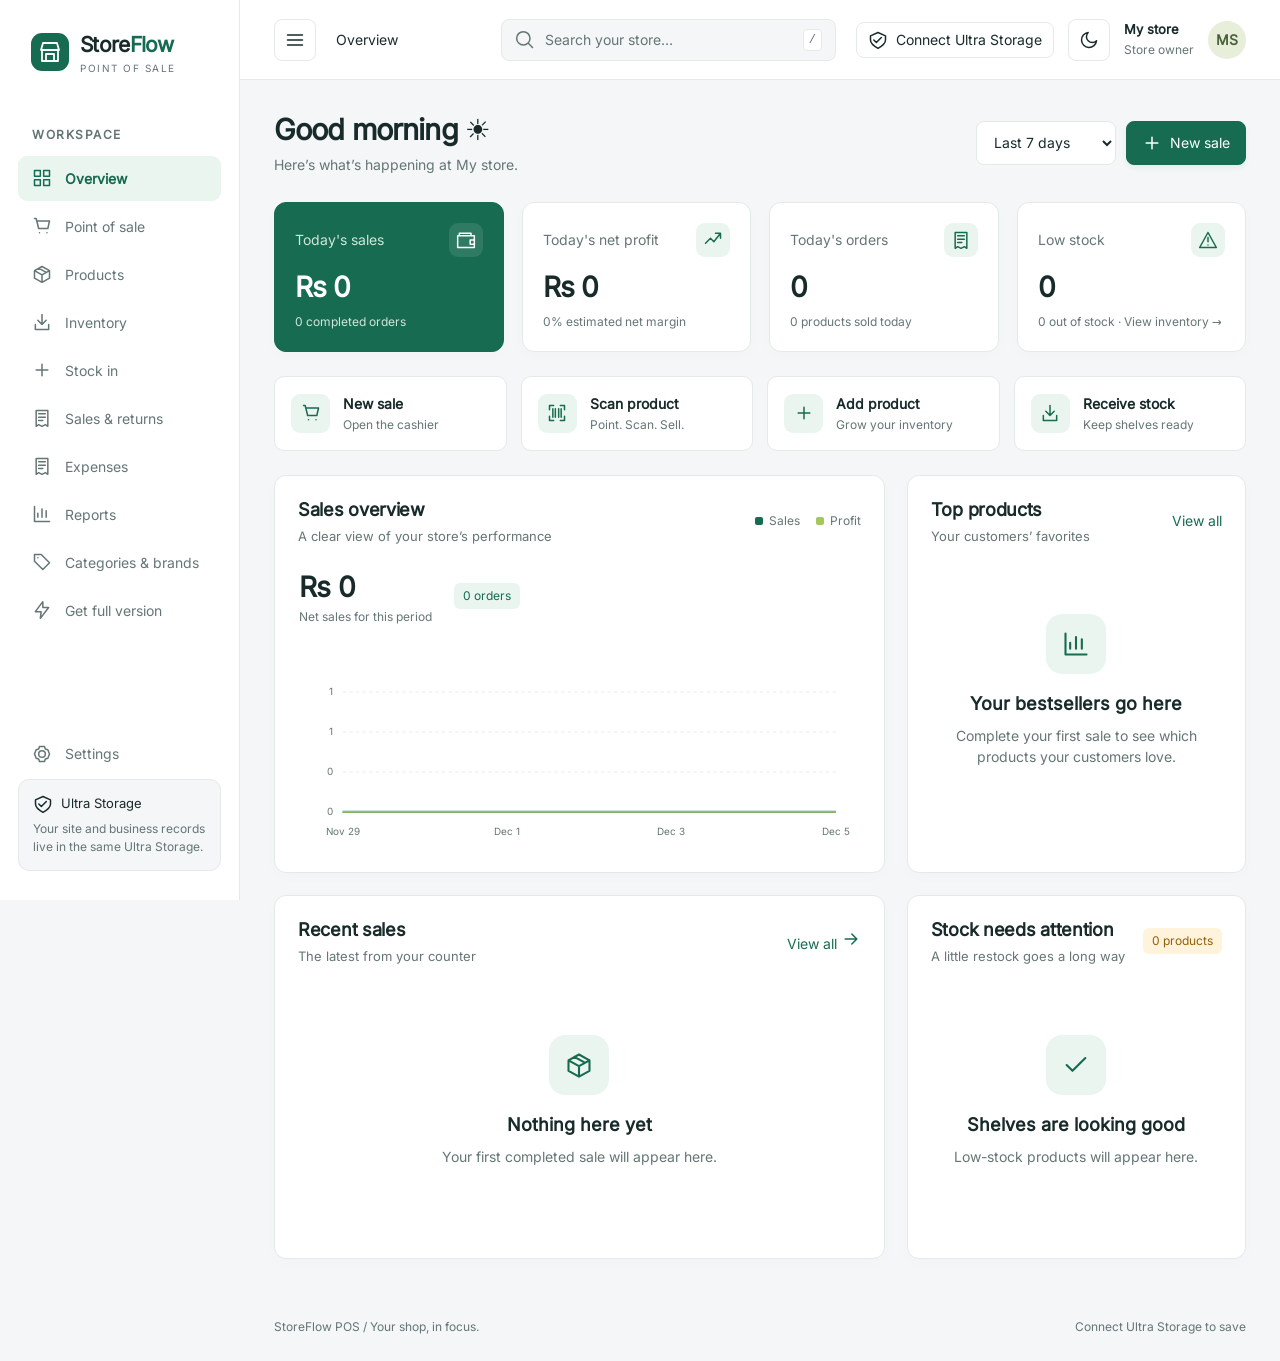
<file: index.html>
<!doctype html>
<html lang="en">
<head>
<meta charset="utf-8"><meta name="viewport" content="width=device-width,initial-scale=1,viewport-fit=cover">
<meta name="theme-color" content="#176b51"><meta name="description" content="StoreFlow POS — sales, stock, and a clearer view of your shop. A point of sale with your website and store records saved together in Ultra Storage.">
<title>StoreFlow POS</title><link rel="icon" href="assets/icons/icon.svg" type="image/svg+xml"><link rel="apple-touch-icon" href="assets/icons/icon-192.png"><link rel="manifest" href="manifest.json"><link rel="stylesheet" href="assets/css/app.css">
</head>
<body>
<a class="skip" href="#main">Skip to content</a>
<aside id="sidebar" class="sidebar" aria-label="Main navigation"></aside>
<div class="workspace"><header id="topbar" class="topbar"></header><div id="demo-banner"></div><main id="main" tabindex="-1"><div class="loading">Opening your shop…</div></main><footer class="page-footer"><span>StoreFlow POS <span class="muted">/</span> Your shop, in focus.</span><span id="connection">Connect Ultra Storage to save</span></footer></div>
<nav id="mobile-nav" class="mobile-nav" aria-label="Mobile navigation"></nav>
<dialog id="dialog" aria-labelledby="dialog-title"><div id="dialog-body"></div></dialog>
<dialog id="scanner" aria-labelledby="scanner-title"></dialog>
<div id="toasts" class="toasts" role="status" aria-live="polite"></div><div id="print-area"></div>
<noscript>This application needs JavaScript enabled to store products and process sales.</noscript>
<script type="module" src="assets/js/app.js?v=4.1.3"></script>
<script>if(location.protocol==='file:')document.getElementById('main').innerHTML='<div class="empty"><h1>Open StoreFlow over HTTPS</h1><p>Upload these static files to your hosting and open the HTTPS address. See START-HERE.html for setup instructions. No PHP or MySQL is required.</p></div>';</script>
</body></html>
</file>
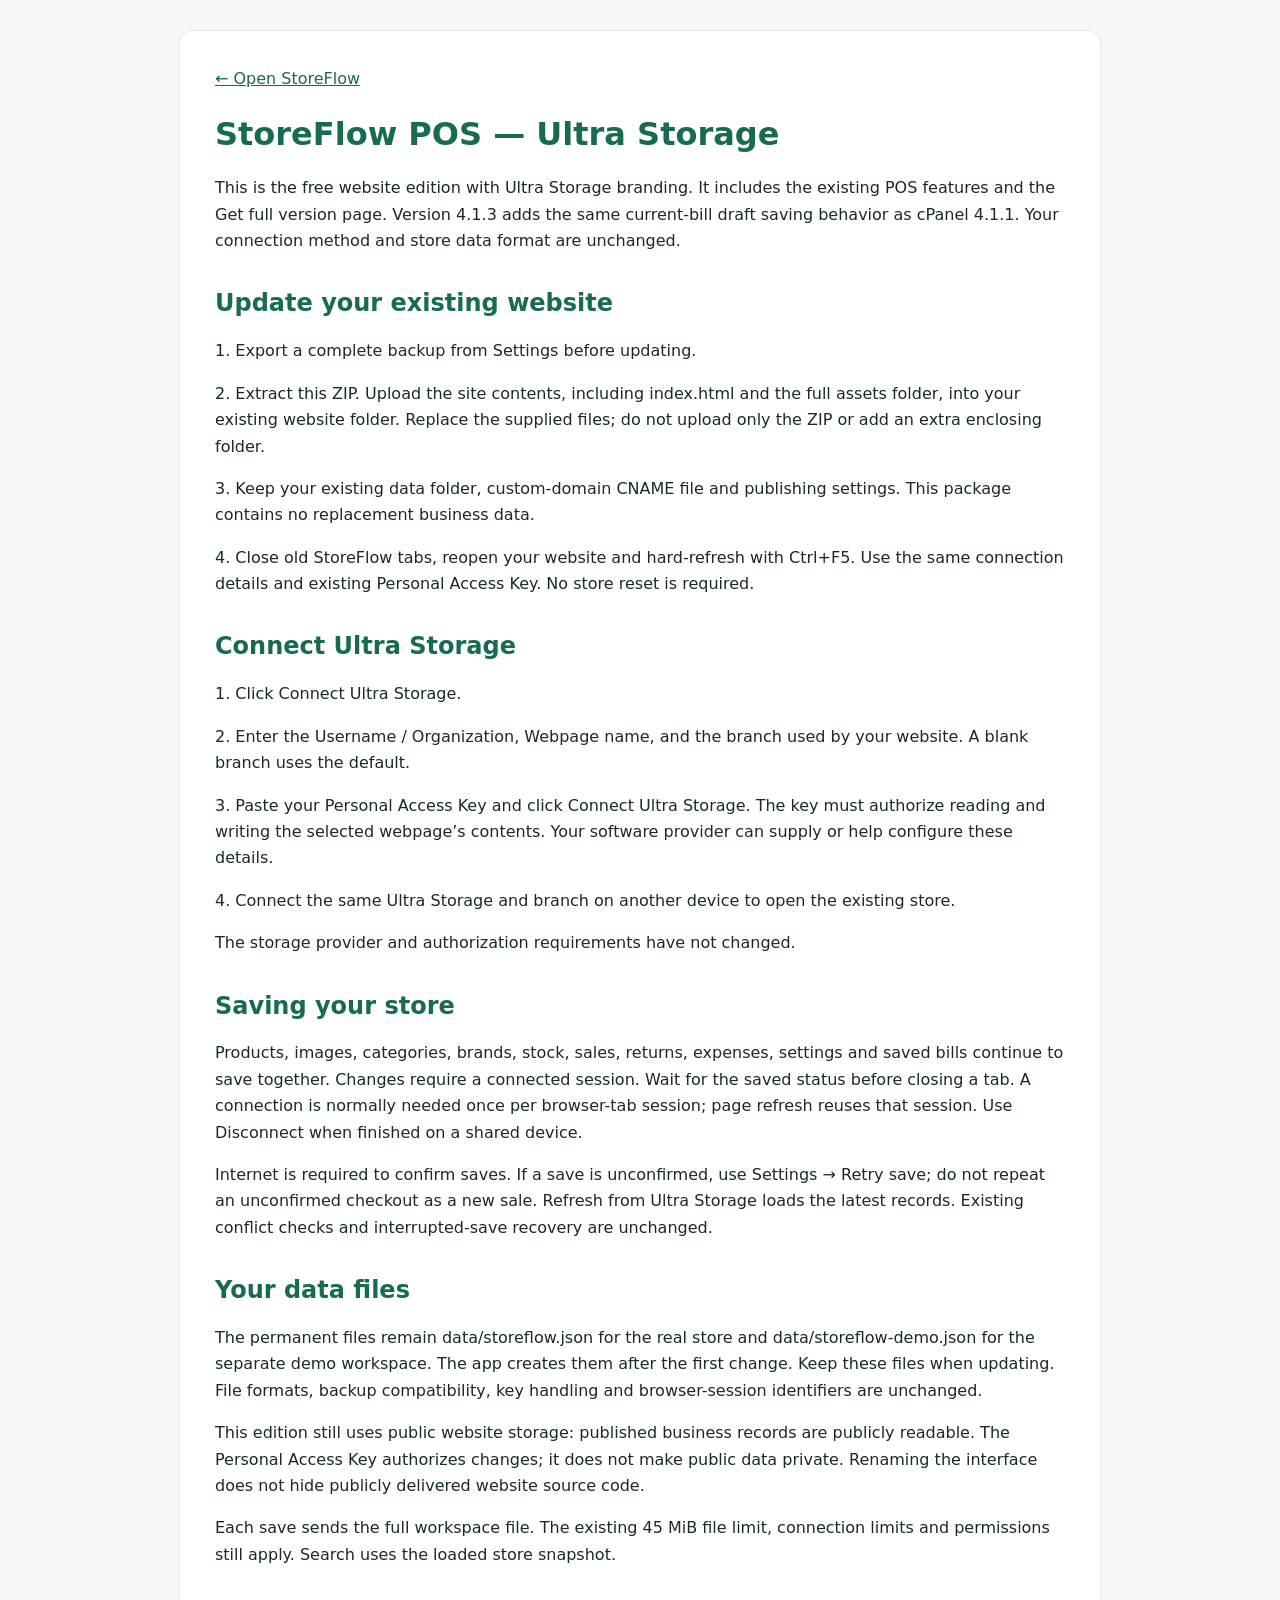
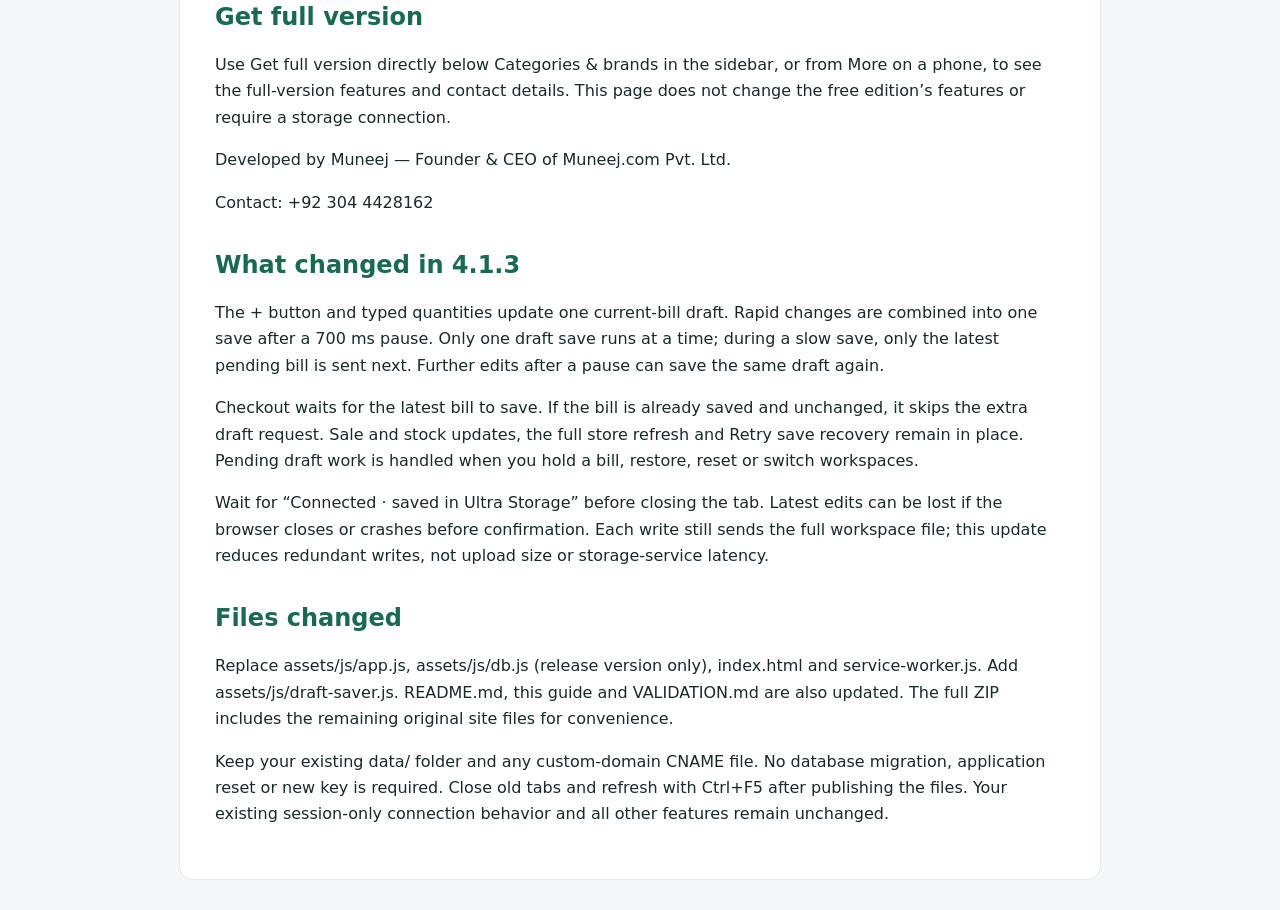
<file: START-HERE.html>
<!doctype html><html lang="en"><head><meta charset="utf-8"><meta name="viewport" content="width=device-width,initial-scale=1"><title>StoreFlow Ultra Storage setup</title><style>body{font:16px/1.65 system-ui,sans-serif;background:#f4f6f8;color:#182a2a;margin:0}main{max-width:850px;margin:30px auto;padding:35px;background:white;border:1px solid #e4eae8;border-radius:14px}h1,h2{color:#176b51;line-height:1.25}h2{margin-top:34px}a{color:#176b51}p{overflow-wrap:anywhere}@media(max-width:700px){main{margin:12px;padding:20px}}</style></head><body><main><a href="index.html">← Open StoreFlow</a><h1>StoreFlow POS — Ultra Storage</h1><p>This is the free website edition with Ultra Storage branding. It includes the existing POS features and the Get full version page. Version 4.1.3 adds the same current-bill draft saving behavior as cPanel 4.1.1. Your connection method and store data format are unchanged.</p><h2>Update your existing website</h2><p>1. Export a complete backup from Settings before updating.</p><p>2. Extract this ZIP. Upload the site contents, including index.html and the full assets folder, into your existing website folder. Replace the supplied files; do not upload only the ZIP or add an extra enclosing folder.</p><p>3. Keep your existing data folder, custom-domain CNAME file and publishing settings. This package contains no replacement business data.</p><p>4. Close old StoreFlow tabs, reopen your website and hard-refresh with Ctrl+F5. Use the same connection details and existing Personal Access Key. No store reset is required.</p><h2>Connect Ultra Storage</h2><p>1. Click Connect Ultra Storage.</p><p>2. Enter the Username / Organization, Webpage name, and the branch used by your website. A blank branch uses the default.</p><p>3. Paste your Personal Access Key and click Connect Ultra Storage. The key must authorize reading and writing the selected webpage’s contents. Your software provider can supply or help configure these details.</p><p>4. Connect the same Ultra Storage and branch on another device to open the existing store.</p><p>The storage provider and authorization requirements have not changed.</p><h2>Saving your store</h2><p>Products, images, categories, brands, stock, sales, returns, expenses, settings and saved bills continue to save together. Changes require a connected session. Wait for the saved status before closing a tab. A connection is normally needed once per browser-tab session; page refresh reuses that session. Use Disconnect when finished on a shared device.</p><p>Internet is required to confirm saves. If a save is unconfirmed, use Settings → Retry save; do not repeat an unconfirmed checkout as a new sale. Refresh from Ultra Storage loads the latest records. Existing conflict checks and interrupted-save recovery are unchanged.</p><h2>Your data files</h2><p>The permanent files remain data/storeflow.json for the real store and data/storeflow-demo.json for the separate demo workspace. The app creates them after the first change. Keep these files when updating. File formats, backup compatibility, key handling and browser-session identifiers are unchanged.</p><p>This edition still uses public website storage: published business records are publicly readable. The Personal Access Key authorizes changes; it does not make public data private. Renaming the interface does not hide publicly delivered website source code.</p><p>Each save sends the full workspace file. The existing 45 MiB file limit, connection limits and permissions still apply. Search uses the loaded store snapshot.</p><h2>Get full version</h2><p>Use Get full version directly below Categories &amp; brands in the sidebar, or from More on a phone, to see the full-version features and contact details. This page does not change the free edition’s features or require a storage connection.</p><p>Developed by Muneej — Founder &amp; CEO of Muneej.com Pvt. Ltd.</p><p>Contact: +92 304 4428162</p><h2>What changed in 4.1.3</h2><p>The + button and typed quantities update one current-bill draft. Rapid changes are combined into one save after a 700 ms pause. Only one draft save runs at a time; during a slow save, only the latest pending bill is sent next. Further edits after a pause can save the same draft again.</p><p>Checkout waits for the latest bill to save. If the bill is already saved and unchanged, it skips the extra draft request. Sale and stock updates, the full store refresh and Retry save recovery remain in place. Pending draft work is handled when you hold a bill, restore, reset or switch workspaces.</p><p>Wait for “Connected · saved in Ultra Storage” before closing the tab. Latest edits can be lost if the browser closes or crashes before confirmation. Each write still sends the full workspace file; this update reduces redundant writes, not upload size or storage-service latency.</p><h2>Files changed</h2><p>Replace assets/js/app.js, assets/js/db.js (release version only), index.html and service-worker.js. Add assets/js/draft-saver.js. README.md, this guide and VALIDATION.md are also updated. The full ZIP includes the remaining original site files for convenience.</p><p>Keep your existing data/ folder and any custom-domain CNAME file. No database migration, application reset or new key is required. Close old tabs and refresh with Ctrl+F5 after publishing the files. Your existing session-only connection behavior and all other features remain unchanged.</p></main></body></html>
</file>
<file: assets/css/app.css>
@font-face{font-family:Inter;src:url('../fonts/Inter.woff2') format('woff2');font-display:swap}*{box-sizing:border-box}html{font-size:16px}body{margin:0;font-family:Inter,ui-sans-serif,system-ui,-apple-system,BlinkMacSystemFont,'Segoe UI',sans-serif;background:var(--bg);color:var(--text);line-height:1.5;--bg:#f4f6f8;--surface:#fff;--text:#182a2a;--muted:#657674;--border:#e4eae8;--green:#176b51;--soft:#eaf5ef;--shadow:0 4px 16px #18362b04;--red:#b63232;--amber:#92600d}body.dark{--bg:#101b19;--surface:#192724;--text:#edf6f1;--muted:#a2b8ae;--border:#31433c;--green:#78d4ac;--soft:#203c30;--red:#ffabab;--amber:#e7be70}button,input,select,textarea{font:inherit}button,a,input,select,textarea{-webkit-tap-highlight-color:transparent}button,a{touch-action:manipulation}button{cursor:pointer}button:disabled{opacity:.5;cursor:not-allowed}a{color:inherit;text-decoration:none}button:focus-visible,a:focus-visible,input:focus-visible,select:focus-visible,textarea:focus-visible,summary:focus-visible{outline:3px solid #53b995;outline-offset:3px}button{color:inherit}.icon{width:20px;height:20px;stroke:currentColor;stroke-width:1.8;fill:none;flex:none;stroke-linecap:round;stroke-linejoin:round}.sidebar{position:fixed;inset:0 auto 0 0;width:240px;background:var(--surface);border-right:1px solid var(--border);padding:29px 18px;display:flex;flex-direction:column;z-index:30}.brand{display:flex;align-items:center;gap:11px;padding:0 13px 33px;font-size:21px;font-weight:750;letter-spacing:-.7px}.brand em{font-style:normal;color:var(--green)}.brand-icon{width:38px;height:38px;background:#176b51;color:#fff;border-radius:11px;display:grid;place-items:center}.brand-icon .icon{width:24px;height:24px}.nav-section{font-size:12px;color:var(--muted);letter-spacing:1.5px;font-weight:600;margin:17px 14px 9px}.nav-link{display:flex;align-items:center;gap:13px;padding:12px 14px;margin:3px 0;border-radius:9px;font-size:14px;color:var(--muted);font-weight:500;position:relative}.nav-link:hover{background:var(--bg);color:var(--text)}.nav-link.active{background:var(--soft);color:var(--green);font-weight:650}.nav-link.active:before{content:'';height:20px;width:3px;background:var(--green);position:absolute;left:-18px;border-radius:0 4px 4px 0}.nav-count{margin-left:auto;background:#f9e9cc;color:#866122;font-size:12px;border-radius:6px;min-width:23px;text-align:center}.sidebar-bottom{margin-top:auto;padding-top:30px}.local-card{background:var(--bg);border:1px solid var(--border);border-radius:11px;padding:14px;font-size:13px;line-height:1.5}.local-card strong{display:flex;gap:8px;align-items:center;font-weight:550;margin-bottom:6px}.local-card p{color:var(--muted);margin:0;font-size:12px}.workspace{margin-left:240px;min-height:100vh}.topbar{height:80px;padding:0 34px;border-bottom:1px solid var(--border);background:var(--surface);display:flex;align-items:center;gap:20px;position:sticky;top:0;z-index:20}.breadcrumb{font-size:14px;font-weight:550;min-width:145px}.top-search{display:flex;align-items:center;gap:10px;background:var(--bg);border:1px solid var(--border);border-radius:8px;padding:9px 13px;color:var(--muted);max-width:370px;flex:1;font-size:14px;text-align:left}.top-search kbd{margin-left:auto;font-size:12px;padding:1px 5px;background:var(--surface);border-radius:4px;border:1px solid var(--border)}.top-right{margin-left:auto;display:flex;gap:14px;align-items:center}.avatar{background:#e7efdb;color:#4b633b;width:38px;height:38px;display:grid;place-items:center;font-weight:650;border-radius:50%;font-size:14px}.shop-label{font-size:13px;line-height:1.5}.shop-label strong{font-weight:600;display:block}.shop-label span{color:var(--muted);font-size:12px}.icon-button{border:1px solid var(--border);border-radius:8px;width:42px;height:42px;display:inline-flex;align-items:center;justify-content:center;background:var(--surface)}.icon-button:hover{background:var(--soft)}main{padding:31px 34px 22px;max-width:1770px;margin:auto;min-height:calc(100vh - 140px)}h1,h2,h3,p{margin-top:0}h1{font-size:29px;line-height:1.3;letter-spacing:-.85px;font-weight:650;margin-bottom:5px}h2{font-size:18px;letter-spacing:-.3px;font-weight:620;margin-bottom:4px}h3{font-size:16px;font-weight:600;margin-bottom:4px}.muted{color:var(--muted)}.small{font-size:13px}.page-heading{display:flex;justify-content:space-between;align-items:center;gap:18px;margin-bottom:27px}.page-heading p{font-size:14px;color:var(--muted);margin:4px 0 0}.actions{display:flex;gap:10px;align-items:center;flex-wrap:wrap}.btn{border:1px solid var(--border);background:var(--surface);color:var(--text);border-radius:8px;padding:10px 15px;font-size:14px;font-weight:550;min-height:44px;display:inline-flex;align-items:center;justify-content:center;gap:8px;white-space:nowrap;transition:background .15s,transform .15s}.btn:hover{background:var(--soft)}.btn:active{transform:translateY(1px)}.btn.primary{background:#176b51;color:white;border-color:#176b51;box-shadow:0 3px 5px #176b5110}.btn.primary:hover{background:#11563f}.btn.danger{color:var(--red);border-color:#b6323240}.btn.ghost{border-color:transparent;background:none}.btn.full{width:100%}.btn.compact{min-height:36px;padding:6px 11px}.text-button{background:none;border:0;color:var(--green);font-size:14px;font-weight:550;padding:8px 0}.metrics{display:grid;grid-template-columns:repeat(4,minmax(0,1fr));gap:18px;margin-bottom:24px}.metric{background:var(--surface);border:1px solid var(--border);border-radius:12px;padding:20px;box-shadow:var(--shadow);min-width:0}.metric.featured{background:#176b51;color:#fff;border-color:#176b51}.metric-top{display:flex;align-items:center;justify-content:space-between;font-size:14px;color:var(--muted);gap:8px}.featured .metric-top{color:#d0e6dc}.metric-icon{height:34px;width:34px;background:var(--soft);color:var(--green);border-radius:9px;display:grid;place-items:center}.featured .metric-icon{background:#ffffff1a;color:#fff}.metric-value{font-size:28px;font-weight:650;letter-spacing:-1px;margin:13px 0 8px;overflow-wrap:anywhere;line-height:1.25}.metric-note{font-size:12px;color:var(--muted)}.featured .metric-note{color:#d0e6dc}.metric-note .up{color:var(--green);font-weight:600}.featured .up{color:#caef70}.panel{background:var(--surface);border:1px solid var(--border);border-radius:12px;box-shadow:var(--shadow);overflow:hidden;min-width:0}.panel-head{display:flex;align-items:center;justify-content:space-between;padding:20px 23px;gap:12px}.panel-head p{margin:4px 0 0;font-size:13px;color:var(--muted)}.panel-body{padding:0 23px 23px}.dashboard-grid{display:grid;grid-template-columns:minmax(0,1.8fr) minmax(290px,1fr);gap:22px;margin-bottom:22px}.chart-legend{font-size:12px;color:var(--muted);display:flex;gap:16px}.chart-legend span{display:inline-flex;align-items:center;gap:6px}.chart-legend i{width:8px;height:8px;display:inline-block;background:var(--green);border-radius:2px}.chart-legend .profit i{background:#a1c75d}.chart{width:100%;height:220px;display:block}.chart text{font-family:inherit;font-size:12px;fill:var(--muted)}.chart-grid{stroke:var(--border);stroke-dasharray:4 4}.chart-total{font-size:28px;font-weight:650;letter-spacing:-.8px}.chart-summary{display:flex;align-items:center;gap:22px;padding:0 24px}.chart-summary .muted{font-size:12px}.quick-actions{display:grid;grid-template-columns:repeat(4,1fr);gap:14px;margin-bottom:24px}.quick-action{display:flex;align-items:center;gap:13px;background:var(--surface);border:1px solid var(--border);border-radius:10px;padding:16px;text-align:left;font-size:14px;font-weight:600}.quick-action:hover{border-color:#8cbaa5;background:var(--soft)}.quick-action>span{height:39px;width:39px;background:var(--soft);color:var(--green);display:grid;place-items:center;border-radius:9px}.quick-action small{font-size:12px;font-weight:400;color:var(--muted);display:block;margin-top:2px}.rank-list{list-style:none;padding:0;margin:0}.rank-row{display:flex;align-items:center;gap:12px;padding:13px 0;border-bottom:1px solid var(--border)}.rank-row:last-child{border-bottom:0}.rank-number{width:15px;color:var(--muted);font-size:12px}.product-thumb{width:40px;height:40px;object-fit:cover;border-radius:9px;background:var(--soft);display:grid;place-items:center;color:var(--green);font-size:16px;font-weight:650;flex:none}.product-thumb.large{width:70px;height:70px;font-size:25px;border-radius:15px}.rank-name{font-size:14px;font-weight:550;overflow-wrap:anywhere}.rank-meta{color:var(--muted);font-size:12px}.rank-price{margin-left:auto;text-align:right;font-size:14px;white-space:nowrap}.badge{display:inline-flex;align-items:center;gap:5px;padding:4px 9px;border-radius:6px;background:var(--soft);color:var(--green);font-size:12px;font-weight:550;white-space:nowrap}.badge.warning{color:var(--amber);background:#fff3dc}.badge.danger{color:var(--red);background:#ffeeed}.badge.neutral{background:var(--bg);color:var(--muted)}.table-scroll{overflow-x:auto}table{border-collapse:collapse;width:100%;font-size:14px}th{font-size:12px;letter-spacing:.2px;font-weight:500;color:var(--muted);background:var(--bg);text-align:left;padding:12px 22px;white-space:nowrap}td{padding:15px 22px;border-top:1px solid var(--border);vertical-align:middle}td.right,th.right{text-align:right}.product-cell{display:flex;align-items:center;gap:12px;min-width:165px}.product-cell strong{display:block;font-weight:550}.product-cell small{color:var(--muted);font-size:12px}.table-link{border:0;background:none;padding:0;text-align:left;color:var(--text);font:inherit;cursor:pointer}.table-link:hover{color:var(--green)}.panel-footer{border-top:1px solid var(--border);padding:14px 22px;display:flex;justify-content:space-between;align-items:center;gap:12px;font-size:13px;color:var(--muted)}.page-footer{display:flex;justify-content:space-between;font-size:12px;color:var(--muted);padding:15px 34px 25px;gap:12px}.date-filter{background:var(--surface);border:1px solid var(--border);padding:10px 13px;border-radius:8px;font-size:14px;color:var(--text);min-height:44px}.toolbar{display:flex;gap:12px;align-items:center;flex-wrap:wrap;margin-bottom:20px}.search-input{position:relative;flex:1;min-width:170px}.search-input .icon{position:absolute;top:13px;left:13px;color:var(--muted)}.search-input input{padding-left:41px;width:100%}input,select,textarea{background:var(--surface);border:1px solid var(--border);color:var(--text);border-radius:7px;padding:10px 12px;min-height:44px;width:100%;font-size:14px}input[type=checkbox]{width:19px;min-height:19px;accent-color:#176b51;flex:none}input[type=file]{font-size:13px}textarea{resize:vertical;min-height:86px}select{width:auto;max-width:100%}label{display:block;font-size:14px;font-weight:500;margin-bottom:6px}.field{min-width:0}.field small{display:block;font-size:12px;color:var(--muted);margin-top:5px}.field select{width:100%}.form-grid{display:grid;grid-template-columns:1fr 1fr;gap:17px}.span-2{grid-column:1/-1}.check-field{display:flex;align-items:center;gap:10px;font-size:14px}.check-field label{margin:0}.form-section{font-size:12px;font-weight:600;text-transform:uppercase;letter-spacing:1px;color:var(--muted);padding:5px 0 0}.empty{text-align:center;padding:48px 22px}.empty .empty-icon{color:var(--green);margin:0 auto 16px;width:60px;height:60px;background:var(--soft);display:grid;place-items:center;border-radius:16px}.empty .empty-icon .icon{width:28px;height:28px}.empty h3{font-size:18px;margin-bottom:8px}.empty p{color:var(--muted);font-size:14px;max-width:390px;margin:0 auto 20px}.empty .actions{justify-content:center}.loading{text-align:center;padding:80px;color:var(--muted)}dialog{border:1px solid var(--border);border-radius:16px;padding:0;background:var(--surface);color:var(--text);box-shadow:0 25px 100px #0003;width:620px;max-width:calc(100vw - 28px);max-height:90dvh;overflow:auto}dialog::backdrop{background:#11292380;backdrop-filter:blur(3px)}.dialog-head{padding:21px 24px 17px;display:flex;align-items:center;justify-content:space-between;gap:15px;border-bottom:1px solid var(--border);position:sticky;top:0;background:var(--surface);z-index:2}.dialog-head h2{font-size:20px}.dialog-content{padding:23px}.dialog-actions{display:flex;justify-content:flex-end;gap:10px;padding-top:23px;flex-wrap:wrap}.notice{border:1px solid #d5e6db;background:var(--soft);border-radius:9px;padding:13px 16px;font-size:14px;line-height:1.6;margin-bottom:18px;color:var(--text)}.notice.warning{background:#fff6e6;color:#775211;border-color:#f1ddb3}.notice.danger{background:#fff0ef;color:#9b3636;border-color:#f1c8c5}.form-error{color:var(--red);font-size:14px;margin:10px 0}.toasts{position:fixed;right:25px;bottom:24px;z-index:100;display:grid;gap:10px;max-width:min(440px,calc(100vw - 30px))}.toast{background:#163f30;color:white;padding:14px 19px;border-radius:10px;box-shadow:0 8px 30px #0002;font-size:14px;animation:toast-in .2s ease}.toast.error{background:#9c3232}@keyframes toast-in{from{transform:translateY(10px);opacity:0}to{transform:translateY(0);opacity:1}}.pos-layout{display:grid;grid-template-columns:minmax(0,1fr) 375px;gap:22px;align-items:start}.pos-products{display:grid;grid-template-columns:repeat(3,minmax(0,1fr));gap:13px}.product-card{background:var(--surface);border:1px solid var(--border);padding:17px;border-radius:12px;text-align:left;min-width:0;transition:border .15s,transform .15s}.product-card:hover{border-color:#7daa94;transform:translateY(-2px)}.product-card .product-thumb{width:56px;height:56px;margin-bottom:17px;font-size:22px}.product-card strong{display:block;font-size:14px;line-height:1.4;margin:6px 0;overflow-wrap:anywhere}.product-card small{font-size:12px;color:var(--muted)}.product-card-bottom{margin-top:15px;display:flex;align-items:center;justify-content:space-between;gap:8px;font-size:15px;font-weight:650;color:var(--green)}.product-card-bottom span{width:25px;height:25px;background:var(--soft);border-radius:6px;display:grid;place-items:center}.cart{position:sticky;top:100px}.cart-head{padding:19px;border-bottom:1px solid var(--border);display:flex;justify-content:space-between;align-items:center}.cart-lines{padding:0 19px;max-height:330px;overflow:auto}.cart-line{padding:16px 0;border-bottom:1px solid var(--border)}.cart-line-top{display:flex;justify-content:space-between;gap:12px;font-size:14px;margin-bottom:10px}.cart-line-top strong{font-weight:550}.cart-line-bottom{display:flex;justify-content:space-between;align-items:center;font-size:13px;color:var(--muted)}.qty-control{display:flex;align-items:center;border:1px solid var(--border);border-radius:7px;overflow:hidden}.qty-control button{border:0;background:var(--bg);width:34px;height:33px;font-size:19px}.qty-control input{min-height:33px;width:53px;text-align:center;border:0;border-radius:0;padding:3px;font-size:13px;-moz-appearance:textfield}.qty-control input::-webkit-inner-spin-button{-webkit-appearance:none}.cart-summary{padding:19px}.summary-row{display:flex;justify-content:space-between;font-size:14px;padding:6px 0;gap:15px}.summary-row.total{font-size:20px;font-weight:650;border-top:1px dashed var(--border);padding:15px 0;margin-top:10px}.cart-settings{padding:15px 19px;background:var(--bg);display:grid;gap:10px}.cart-settings input,.cart-settings select{font-size:13px;min-height:36px;padding:6px 8px}.cart-settings label{font-size:12px}.cart-settings .form-grid{gap:10px}.cart-empty{padding:44px 18px;text-align:center;color:var(--muted);font-size:14px}.chips{display:flex;gap:8px;overflow:auto;padding-bottom:12px;margin-bottom:9px}.chip{border:1px solid var(--border);background:var(--surface);color:var(--muted);border-radius:7px;font-size:13px;padding:9px 15px;white-space:nowrap}.chip.active{background:var(--green);color:var(--surface);border-color:var(--green)}.payment-options{display:grid;grid-template-columns:repeat(4,1fr);gap:9px;margin:17px 0}.payment-options label{border:1px solid var(--border);border-radius:8px;display:flex;gap:5px;align-items:center;justify-content:center;padding:12px 5px;font-size:12px;cursor:pointer}.payment-options label:has(:checked){border-color:var(--green);background:var(--soft);color:var(--green)}.payment-options input{width:14px;min-height:14px;accent-color:#176b51}.checkout-total{font-size:38px;letter-spacing:-1px;font-weight:650;text-align:center;margin:12px 0}.receipt{max-width:380px;margin:auto;font-family:ui-monospace,SFMono-Regular,Consolas,monospace;font-size:12px;color:var(--text)}.receipt h2{text-align:center;font-size:21px}.receipt .center{text-align:center}.receipt table{font-size:12px;margin:15px 0}.receipt th,.receipt td{padding:8px 3px;background:none}.receipt .receipt-rule{border-top:1px dashed var(--muted);margin:13px 0}.receipt .summary-row{font-size:12px}.receipt .summary-row.total{font-size:17px}.receipt-logo{max-width:70px;max-height:70px;display:block;margin:0 auto 10px}.detail-top{display:flex;align-items:center;gap:18px;margin-bottom:25px}.detail-grid{display:grid;grid-template-columns:repeat(3,1fr);gap:16px;margin-bottom:22px}.detail-stat{padding:14px;background:var(--bg);border-radius:9px}.detail-stat span{display:block;font-size:12px;color:var(--muted)}.detail-stat strong{display:block;font-size:18px;margin-top:5px}.settings-layout{max-width:1040px}.settings-panel{padding:25px;margin-bottom:20px}.settings-panel h2{margin-bottom:20px}.settings-panel .form-grid{gap:20px}.data-actions{display:grid;grid-template-columns:repeat(3,1fr);gap:12px}.report-grid{display:grid;grid-template-columns:1fr 1fr;gap:22px;margin-bottom:22px}.bars{display:grid;gap:17px}.bar-label{display:flex;justify-content:space-between;font-size:13px;margin-bottom:6px}.bar-track{height:8px;background:var(--bg);border-radius:5px;overflow:hidden}.bar-fill{height:100%;background:#3d886a;border-radius:5px}.demo-banner{background:#fff2d8;border-bottom:1px solid #edddb9;padding:10px 34px;display:flex;gap:12px;justify-content:space-between;align-items:center;font-size:13px;color:#79591c}.demo-banner button{color:#79591c;font-size:13px;min-height:30px;padding:3px 8px}.mobile-nav{display:none}.scanner-stage{background:#0c1713;position:relative;height:330px;overflow:hidden}.scanner-stage video{width:100%;height:100%;object-fit:cover}.scan-frame{position:absolute;inset:20% 12%;border:2px solid #84e1b7;border-radius:14px;box-shadow:0 0 0 120px #0004;pointer-events:none}.scan-line{position:absolute;top:20%;left:13%;right:13%;height:2px;box-shadow:0 0 12px #b5ffc9;background:#8cf0ac;animation:scan 2s ease-in-out infinite}@keyframes scan{50%{top:79%}}.scanner-controls{padding:15px 20px;display:flex;gap:10px;align-items:center}.scanner-controls select{flex:1;min-width:0}.scanner-feedback{padding:12px 20px;background:var(--soft);font-size:14px;min-height:48px}.scan-manual{padding:18px 20px}.scan-manual form{display:flex;gap:8px}.scan-instruction{font-size:13px;color:var(--muted);padding:14px 20px;margin:0}.scanner-cart-total{font-size:21px;font-weight:650;margin-left:auto}.unknown-panel{padding:18px 20px;background:#fff4df;color:#69480e}.unknown-panel p{font-size:14px;overflow-wrap:anywhere}.onboarding-steps{display:flex;gap:6px;margin:15px 0 25px}.onboarding-steps span{height:4px;background:var(--border);border-radius:3px;flex:1}.onboarding-steps .active{background:var(--green)}.welcome-mark{height:55px;width:55px;display:grid;place-items:center;background:var(--soft);color:var(--green);border-radius:15px;margin-bottom:20px}.welcome-mark .icon{width:30px;height:30px}.welcome h1{font-size:30px;margin-bottom:13px}.welcome p{font-size:14px;color:var(--muted)}.welcome .feature-list{display:grid;gap:14px;margin:25px 0}.feature-list div{display:flex;gap:13px;font-size:14px;align-items:center}.feature-list .icon{color:var(--green)}.search-result{display:flex;gap:12px;align-items:center;width:100%;background:none;border:0;border-bottom:1px solid var(--border);padding:14px 0;text-align:left}.search-result small{display:block;color:var(--muted);font-size:12px}.skip{position:fixed;top:-100px;left:20px;padding:10px;background:var(--surface);z-index:200}.skip:focus{top:10px}#print-area{display:none}.labels-preview{display:flex;flex-wrap:wrap;gap:10px;justify-content:center}.barcode-label{background:white;color:#17221c;border:1px dashed #aaa;border-radius:3px;text-align:center;display:inline-flex;flex-direction:column;align-items:center;padding:10px;width:60mm;max-width:100%;break-inside:avoid}.barcode-label svg{max-width:100%;height:18mm}.barcode-label strong{font-size:12px}.barcode-label small{font-size:11px}.return-line{display:flex;gap:16px;align-items:center;justify-content:space-between;border-bottom:1px solid var(--border);padding:13px 0;font-size:14px}.return-line input{max-width:95px}.return-line small{display:block;font-size:12px;color:var(--muted)}.mobile-only{display:none}.wide-dialog{width:830px}.collapsed .sidebar{width:78px;padding-left:12px;padding-right:12px}.collapsed .workspace{margin-left:78px}.collapsed .brand{padding-left:6px}.collapsed .brand-text,.collapsed .nav-link>span,.collapsed .nav-section,.collapsed .local-card{display:none}.collapsed .nav-link{justify-content:center;padding:14px}.collapsed .nav-link.active:before{left:-12px}.date-custom{display:flex;gap:8px;align-items:center}.date-custom input{max-width:160px}.list-grid{display:grid;grid-template-columns:repeat(3,minmax(0,1fr));gap:16px}.list-card{padding:20px}.list-card .actions{margin-top:18px}.low-stock-item{display:flex;align-items:center;gap:13px;padding:14px 0;border-bottom:1px solid var(--border)}.low-stock-item:last-child{border:0}.low-stock-item .badge{margin-left:auto}.low-stock-item strong{font-size:14px;font-weight:550;display:block}.low-stock-item small{font-size:12px;color:var(--muted)}.page-subnav{display:flex;gap:20px;border-bottom:1px solid var(--border);margin-bottom:24px}.page-subnav a{padding:10px 0;font-size:14px;color:var(--muted);border-bottom:2px solid transparent}.page-subnav a.active{color:var(--green);border-color:var(--green)}
@media(min-width:1550px){.pos-products{grid-template-columns:repeat(4,minmax(0,1fr))}.metric-value{font-size:32px}}
@media(max-width:1190px){.sidebar{width:210px;padding-left:14px;padding-right:14px}.workspace{margin-left:210px}.brand{font-size:19px;padding-left:7px}.topbar{padding:0 24px}.shop-label{display:none}main{padding:26px 24px}.metrics{gap:12px}.metric{padding:17px}.metric-value{font-size:25px}.quick-actions{gap:10px}.quick-action{padding:13px}.quick-action small{display:none}.dashboard-grid{grid-template-columns:1.6fr 1fr;gap:16px}.pos-layout{grid-template-columns:minmax(0,1fr) 325px;gap:16px}.pos-products{grid-template-columns:repeat(2,minmax(0,1fr))}.list-grid{grid-template-columns:repeat(2,1fr)}th,td{padding:13px 16px}.top-search{max-width:300px}}
@media(max-width:950px){.sidebar{width:78px;padding-left:12px;padding-right:12px}.workspace{margin-left:78px}.brand{padding-left:6px}.brand-text,.nav-link>span,.nav-section,.local-card{display:none}.nav-link{justify-content:center;padding:14px}.nav-link.active:before{left:-12px}.dashboard-grid{grid-template-columns:1fr 1fr}.quick-action{gap:8px;font-size:13px}.quick-action>span{width:32px;height:32px}.metric-value{font-size:24px}.chart-summary{gap:12px}.chart-summary .chart-total{font-size:24px}.topbar{height:70px}.cart{top:90px}}
@media(max-width:740px){.sidebar,.collapsed .sidebar{display:none}.workspace,.collapsed .workspace{margin-left:0}.topbar{height:65px;padding:0 18px;gap:12px}.breadcrumb{min-width:0;font-size:14px}.top-search{margin-left:auto;flex:0;width:40px;height:40px;padding:9px;border:0;background:none}.top-search>span,.top-search kbd{display:none}.top-right{margin-left:0;gap:9px}.top-right .theme-toggle{display:none}.avatar{width:33px;height:33px;font-size:12px}.collapse-btn{display:none}main{padding:24px 18px 22px;min-height:calc(100dvh - 170px)}.page-heading{align-items:flex-start;margin-bottom:22px;gap:14px}.page-heading h1{font-size:25px}.page-heading p{font-size:13px}.page-heading>.actions{justify-content:flex-end}.page-heading>.actions .btn{padding:9px 11px}.date-filter{font-size:12px;padding:9px 7px;min-height:40px}.metrics{grid-template-columns:1fr 1fr;gap:12px;margin-bottom:18px}.metric{padding:16px}.metric-value{font-size:25px;margin-top:12px}.metric-top{font-size:13px}.metric-icon{width:29px;height:29px;border-radius:7px}.metric-icon .icon{width:17px;height:17px}.metric-note{font-size:12px}.dashboard-grid{grid-template-columns:1fr;gap:18px;margin-bottom:18px}.quick-actions{grid-template-columns:1fr 1fr;gap:11px;margin-bottom:19px}.quick-action{padding:13px;font-size:14px;gap:12px}.quick-action>span{width:34px;height:34px}.quick-action small{display:block}.panel-head{padding:18px}.panel-body{padding:0 18px 18px}.chart{height:210px}.chart-summary{padding:0 18px}.page-footer{padding:10px 18px 105px;font-size:11px}.page-footer>span:last-child{display:none}.mobile-nav{position:fixed;display:grid;grid-template-columns:repeat(5,1fr);bottom:0;left:0;right:0;background:var(--surface);border-top:1px solid var(--border);padding:9px 6px calc(8px + env(safe-area-inset-bottom));z-index:35;box-shadow:0 -3px 20px #18362b05}.mobile-nav a,.mobile-nav button{border:0;background:none;color:var(--muted);display:flex;align-items:center;justify-content:center;flex-direction:column;gap:3px;font-size:11px;min-height:49px}.mobile-nav a.active{color:var(--green);font-weight:650}.mobile-nav .scan-nav .icon{width:27px;height:27px}.mobile-nav .scan-nav>span{width:48px;height:42px;margin-top:-18px;display:grid;place-items:center;background:#176b51;border-radius:12px;color:#fff;box-shadow:0 3px 9px #176b5133}.mobile-nav .scan-nav{gap:5px;color:var(--green)}.pos-layout{grid-template-columns:1fr}.pos-products{grid-template-columns:repeat(3,minmax(0,1fr));gap:10px}.product-card{padding:13px}.product-card .product-thumb{width:43px;height:43px;margin-bottom:10px}.product-card strong{font-size:13px}.product-card-bottom{font-size:14px}.cart{position:static}.cart-lines{max-height:none}.cart-settings .form-grid{grid-template-columns:repeat(3,1fr)}.cart-head{padding:17px}.mobile-only{display:initial}.report-grid{grid-template-columns:1fr;gap:18px}.toolbar{gap:9px}.toolbar select{flex:1;min-width:100px}.toolbar .search-input{flex-basis:100%}.data-actions{grid-template-columns:1fr 1fr}.settings-panel{padding:18px}.form-grid{gap:14px}.demo-banner{padding:9px 18px;font-size:12px}.demo-banner .btn{font-size:12px}.list-grid{grid-template-columns:1fr 1fr;gap:12px}.list-card{padding:16px}.toasts{bottom:97px;right:15px}.date-custom{flex-wrap:wrap}.date-custom input{flex:1;min-width:130px;max-width:none}.page-subnav{gap:17px;overflow:auto;white-space:nowrap}dialog{max-width:calc(100vw - 20px);max-height:88dvh}.dialog-content{padding:19px}.dialog-head{padding:17px 19px}.scanner-stage{height:300px}.detail-grid{grid-template-columns:1fr 1fr}.topbar>.icon-button.collapse-btn{display:none}}
@media(max-width:400px){main{padding:21px 12px}.topbar{padding:0 12px;gap:8px}.metrics{gap:9px}.metric{padding:13px}.metric-value{font-size:23px}.metric-icon{display:none}.page-heading{flex-wrap:wrap}.page-heading>.actions{width:100%;justify-content:flex-start}.page-heading>.actions:has(.date-filter){width:auto}.quick-actions{gap:9px}.quick-action{font-size:13px;padding:11px;gap:8px}.quick-action small{font-size:11px}.pos-products{grid-template-columns:1fr 1fr}.form-grid{grid-template-columns:1fr}.span-2{grid-column:auto}.cart-settings .form-grid{grid-template-columns:1fr 1fr}.list-grid{grid-template-columns:1fr}.payment-options{grid-template-columns:1fr 1fr}.data-actions{grid-template-columns:1fr}.dialog-actions .btn{flex:1}.chart-summary{flex-wrap:wrap;gap:8px}.detail-grid{gap:9px}.demo-banner{padding:8px 12px}}
@media(prefers-reduced-motion:reduce){*,*:before,*:after{animation:none!important;transition:none!important;scroll-behavior:auto!important}}
@media print{@page{margin:10mm}body{background:white!important;color:black!important}body>*{display:none!important}body>#print-area{display:block!important}#print-area .receipt{color:black;width:100%;max-width:180mm}.receipt th,.receipt td{color:black}.receipt .muted{color:#333}#print-area .labels-preview{display:flex;gap:3mm}#print-area .barcode-label{border:1px dotted #ccc}.receipt *{box-shadow:none}.receipt table{width:100%}body.thermal-58 #print-area{width:48mm}body.thermal-80 #print-area{width:70mm}body.thermal-58 .receipt{font-size:10px}body.thermal-58 .receipt th,body.thermal-58 .receipt td{font-size:10px;padding:5px 1px}body.thermal-58 .receipt h2{font-size:17px}}
/* Allow scrollable product chips and tables to shrink inside the mobile grid. */
.pos-layout>section{min-width:0}
@media(max-width:740px){.pos-layout{grid-template-columns:minmax(0,1fr)}.cart-line-bottom{gap:6px;flex-wrap:wrap}.cart-summary>.actions .btn{white-space:normal}}
#scanner .scanner-stage{height:clamp(180px,32dvh,330px)}
#scanner .scan-manual{position:sticky;bottom:0;background:var(--surface);border-top:1px solid var(--border);z-index:3}
#scanner.fast-mode .scan-instruction{display:none}
#scanner.fast-mode .scan-line{animation:none}

/* Account screens use the existing StoreFlow styles. */
.auth-mode .sidebar,.auth-mode .topbar,.auth-mode .mobile-nav,.auth-mode .page-footer{display:none}.auth-mode .workspace{margin-left:0}.auth-mode #main{display:grid;min-height:100dvh;place-items:center;padding:24px}.auth-panel{width:min(100%,460px);padding:32px}.auth-panel .brand{padding:0;margin-bottom:32px}.auth-panel h1{font-size:28px;margin-bottom:12px}.auth-panel p{margin:12px 0 20px}.auth-panel .field{margin:16px 0}.auth-panel button{width:100%}.auth-panel .form-error{margin:12px 0}
/* Additional tools use the existing StoreFlow palette and components. */
[hidden]{display:none!important}.sidebar nav{min-height:0;overflow-y:auto;flex:1}.sidebar-bottom{flex-shrink:0}.amount-editor{display:flex;flex-wrap:wrap;gap:10px;margin-top:12px;align-items:end}.amount-editor label{flex:1;min-width:100px;font-size:11px;color:var(--muted)}.amount-editor input,.amount-editor select{margin-top:5px;padding:8px;width:100%;font-size:12px}.amount-editor small{flex-basis:100%;font-size:11px;color:var(--muted);line-height:1.5}.qr-panel{max-width:760px;text-align:center}.qr-panel .actions{justify-content:center}.catalog-qr{background:#fff;color:#000;padding:12px;width:min(280px,100%);margin:24px auto;border-radius:14px}.catalog-qr svg{display:block;width:100%;height:auto}.qr-url{overflow-wrap:anywhere}.qr-panel form{display:flex;gap:12px;flex-wrap:wrap;justify-content:center;align-items:center}.qr-panel form .form-error{flex-basis:100%}.payment-options{flex-wrap:wrap}#customer-ledger{scroll-margin-top:90px}#credit-fields{margin-top:18px}#credit-return-breakdown{margin:12px 0}.cart-line-bottom{flex-wrap:wrap;row-gap:8px}
@media print{#catalog-print{text-align:center}#catalog-print .catalog-qr{width:70mm;margin:10mm auto}#catalog-print .catalog-qr svg{width:100%;height:auto}}
.payment-options{grid-template-columns:repeat(auto-fit,minmax(115px,1fr))}.qr-panel{padding:28px}
@media(min-width:741px){.metrics:has(>:last-child:nth-child(3)){grid-template-columns:repeat(3,minmax(0,1fr))}}

#repository-dialog{width:min(620px,calc(100vw - 24px));} .repo-connect{white-space:nowrap;} @media(max-width:600px){.repo-connect{font-size:11px;padding:7px 9px;}.repo-connect .icon{display:none;}.topbar .top-right{gap:6px;}}

@media(max-width:760px){.page-footer{flex-wrap:wrap;gap:5px}.page-footer>#connection{display:block}}

/* Full Version information uses the existing theme colors and panels. */
.upgrade-layout{max-width:1040px;display:grid;gap:20px}
.upgrade-intro,.upgrade-offline{display:flex;align-items:flex-start;gap:20px;padding:28px}
.upgrade-mark{display:grid;place-items:center;flex-shrink:0;width:48px;height:48px;border-radius:12px;background:var(--soft);color:var(--green)}
.upgrade-mark .icon{width:25px;height:25px}
.upgrade-intro p,.upgrade-offline p,.upgrade-contact p{margin:0;line-height:1.75}
.upgrade-credit{margin-bottom:18px!important;font-size:18px}
.upgrade-features{padding:28px}
.upgrade-features ul{display:grid;grid-template-columns:repeat(2,minmax(0,1fr));gap:20px 28px;margin:0;padding:0;list-style:none}
.upgrade-features li{display:flex;align-items:flex-start;gap:12px;line-height:1.55;font-size:14px;min-width:0}
.upgrade-features li .icon{flex-shrink:0;color:var(--green);margin-top:1px}
.upgrade-features li strong{font-weight:550}
.upgrade-offline{background:var(--soft)}
.upgrade-contact{padding:22px 28px}
.upgrade-contact a{color:var(--green);font-weight:650;white-space:nowrap}
@media(max-width:740px){.upgrade-intro,.upgrade-offline{padding:20px;gap:14px}.upgrade-features{padding:20px}.upgrade-features ul{grid-template-columns:1fr;gap:17px}.upgrade-contact{padding:20px}.upgrade-credit{font-size:16px}.upgrade-mark{width:38px;height:38px}.upgrade-intro{flex-direction:column}}
</file>
